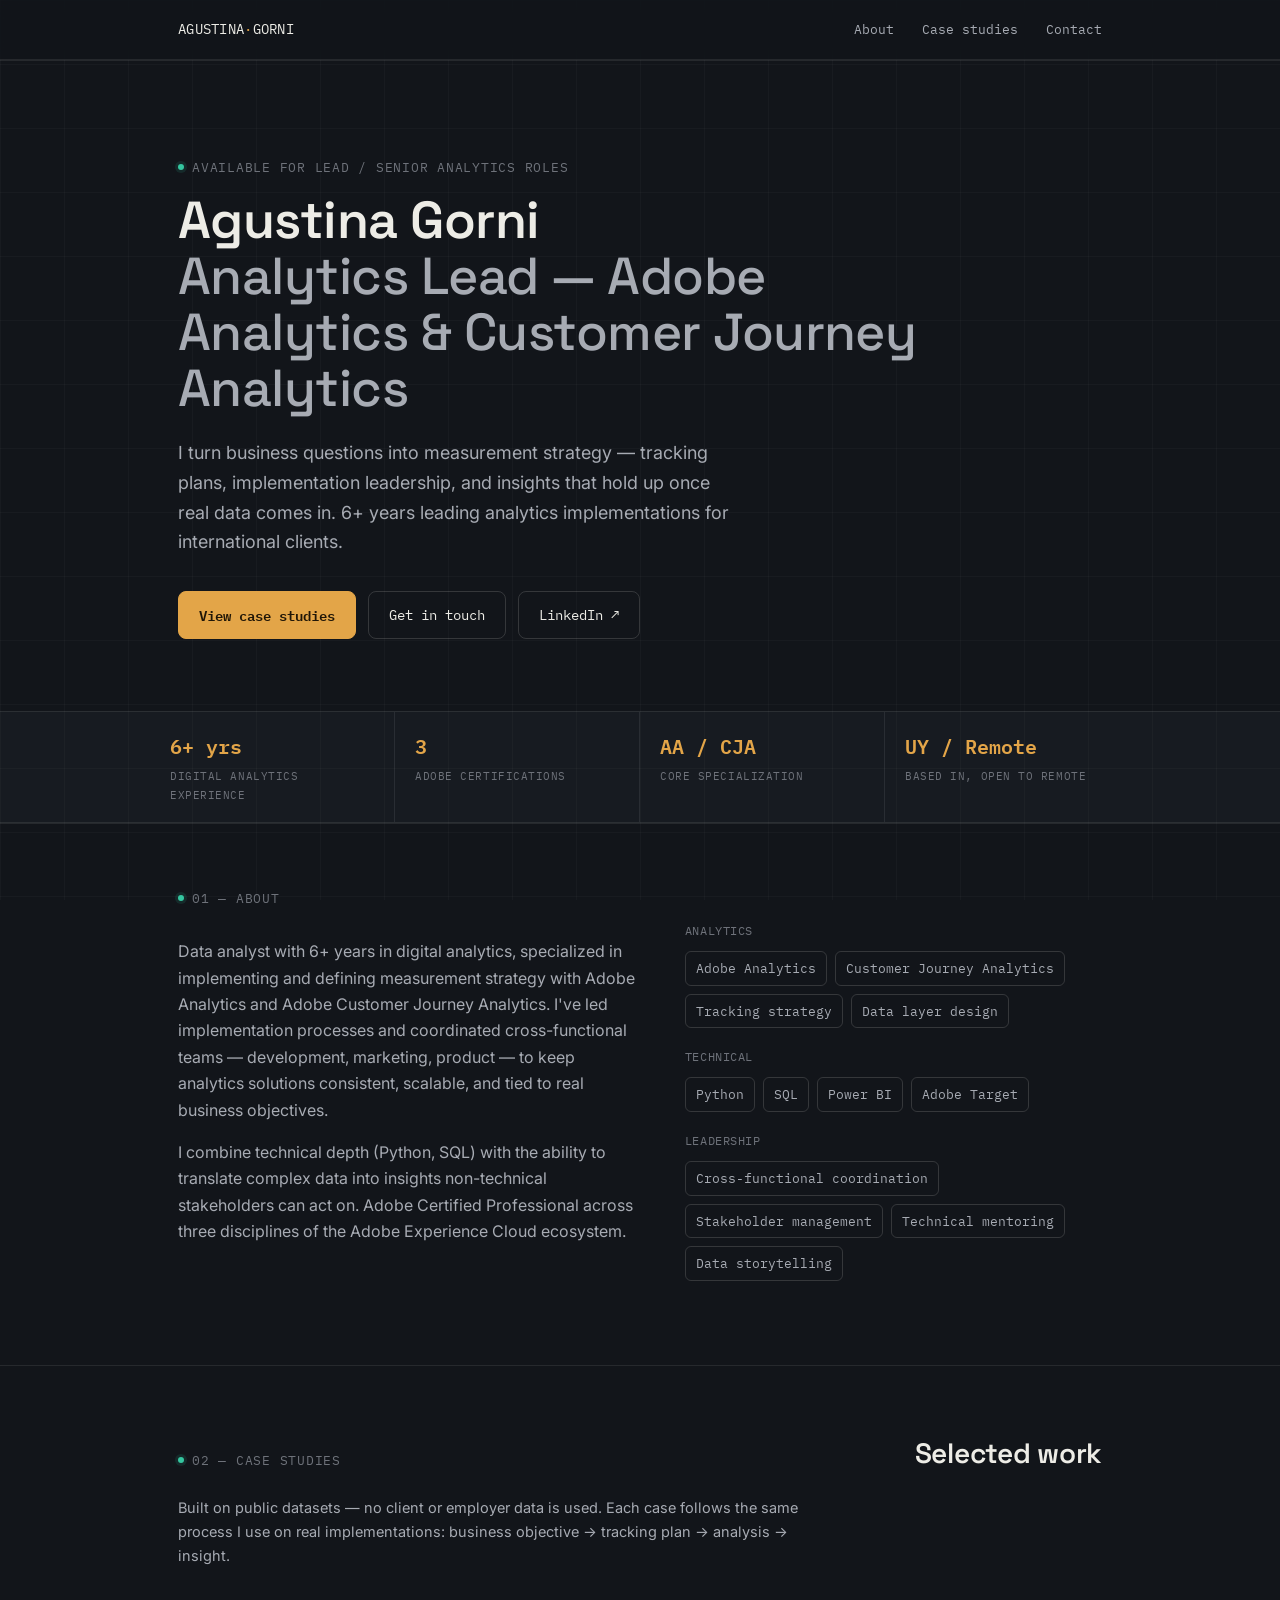
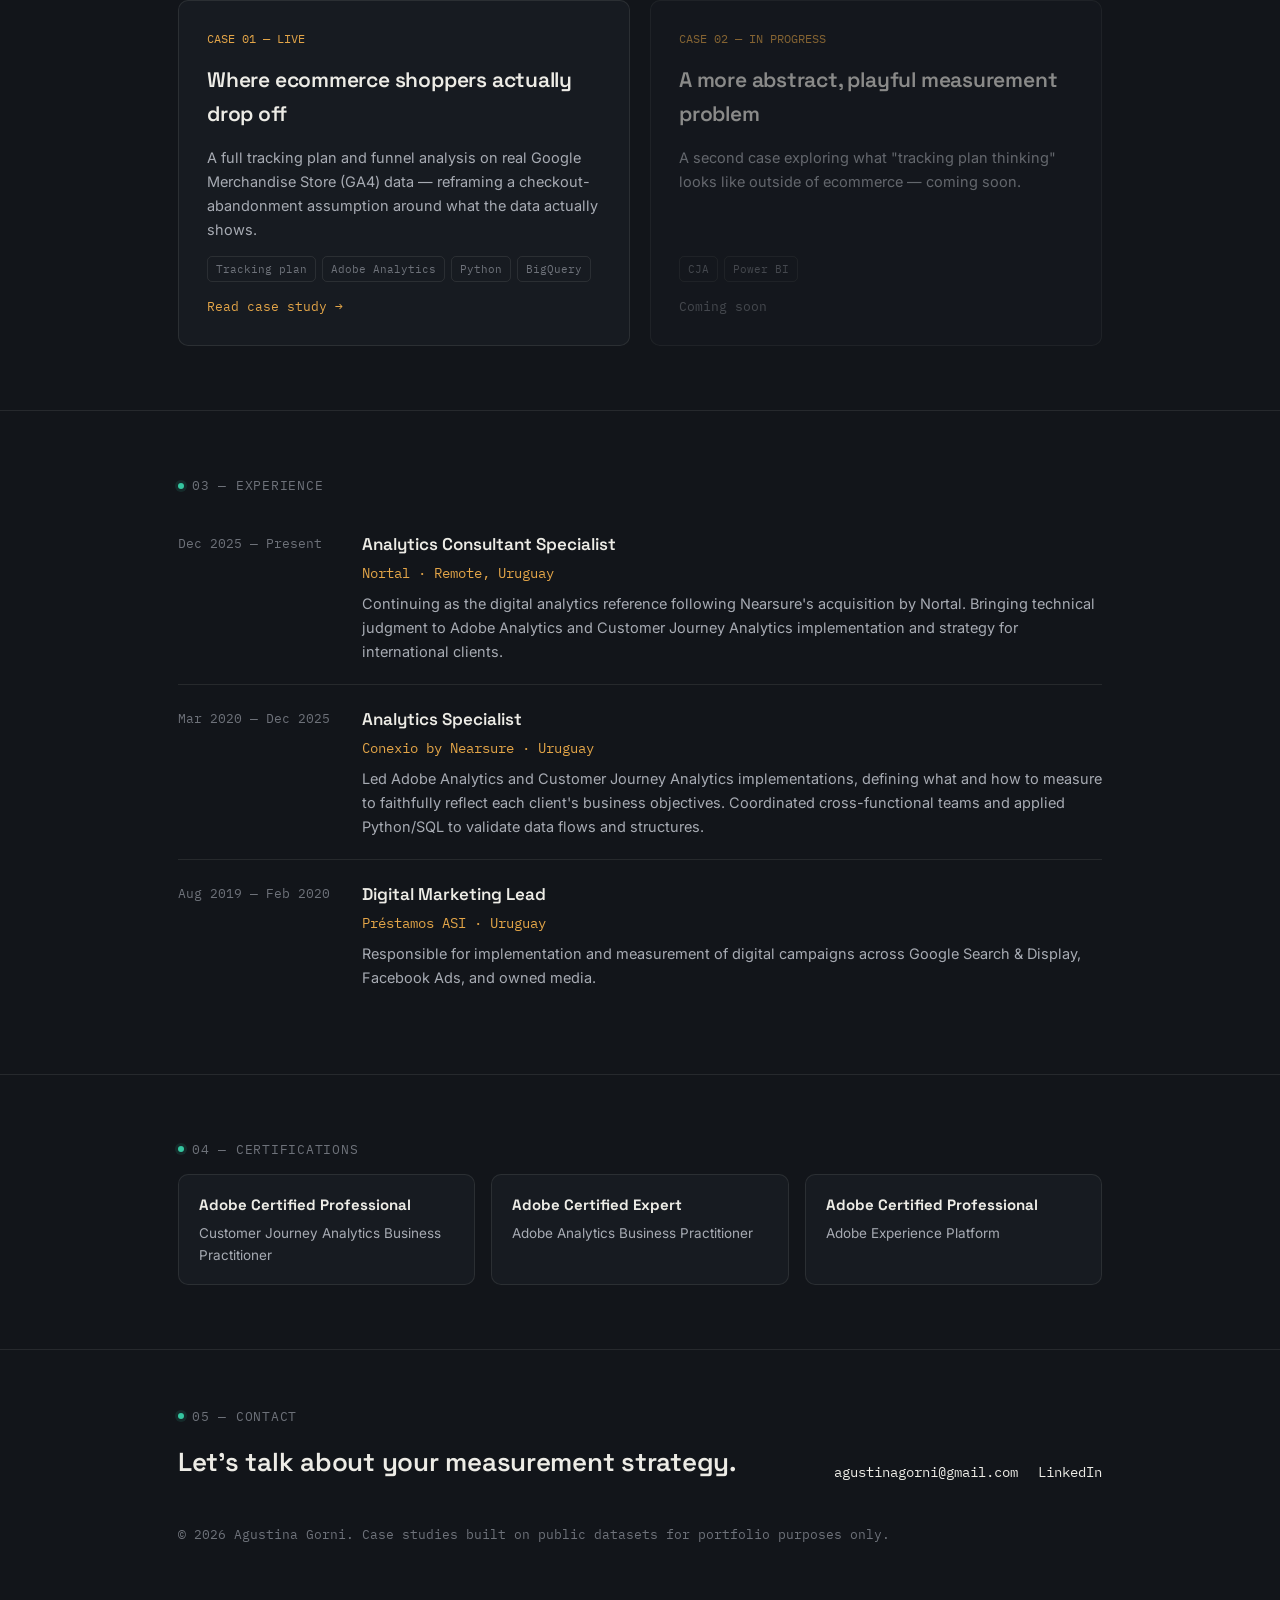
<file: index.html>
<!DOCTYPE html>
<html lang="en">
<head>
<meta charset="UTF-8">
<meta name="viewport" content="width=device-width, initial-scale=1.0">
<title>Agustina Gorni — Analytics Lead</title>
<meta name="description" content="Agustina Gorni — Senior Data Analyst specializing in Adobe Analytics & Customer Journey Analytics. Case studies, tracking plans, and measurement strategy.">
<link rel="stylesheet" href="assets/style.css">
</head>
<body>

<header class="nav">
  <div class="wrap">
    <div class="nav-brand">AGUSTINA<span>·</span>GORNI</div>
    <nav class="nav-links">
      <a href="#about">About</a>
      <a href="#cases">Case studies</a>
      <a href="#contact">Contact</a>
    </nav>
  </div>
</header>

<section class="hero">
  <div class="wrap">
    <p class="eyebrow"><span class="dot"></span>Available for lead / senior analytics roles</p>
    <h1>Agustina Gorni<br><span class="role">Analytics Lead — Adobe Analytics &amp; Customer Journey Analytics</span></h1>
    <p class="lede">I turn business questions into measurement strategy — tracking plans, implementation leadership, and insights that hold up once real data comes in. 6+ years leading analytics implementations for international clients.</p>
    <div class="btn-row">
      <a class="btn primary" href="#cases">View case studies</a>
      <a class="btn" href="mailto:agustinagorni@gmail.com">Get in touch</a>
      <a class="btn" href="https://linkedin.com/in/agusgorni" target="_blank" rel="noopener">LinkedIn ↗</a>
    </div>
  </div>
</section>

<div class="ticker">
  <div class="wrap">
    <div class="ticker-item"><div class="val">6+ yrs</div><div class="lbl">Digital analytics experience</div></div>
    <div class="ticker-item"><div class="val">3</div><div class="lbl">Adobe certifications</div></div>
    <div class="ticker-item"><div class="val">AA / CJA</div><div class="lbl">Core specialization</div></div>
    <div class="ticker-item"><div class="val">UY / Remote</div><div class="lbl">Based in, open to remote</div></div>
  </div>
</div>

<section id="about">
  <div class="wrap">
    <p class="eyebrow"><span class="dot"></span>01 — About</p>
    <div class="about-grid">
      <div>
        <p>Data analyst with 6+ years in digital analytics, specialized in implementing and defining measurement strategy with Adobe Analytics and Adobe Customer Journey Analytics. I've led implementation processes and coordinated cross-functional teams — development, marketing, product — to keep analytics solutions consistent, scalable, and tied to real business objectives.</p>
        <p>I combine technical depth (Python, SQL) with the ability to translate complex data into insights non-technical stakeholders can act on. Adobe Certified Professional across three disciplines of the Adobe Experience Cloud ecosystem.</p>
      </div>
      <div>
        <div class="skill-group">
          <div class="cat">Analytics</div>
          <div class="chip-row">
            <span class="chip">Adobe Analytics</span>
            <span class="chip">Customer Journey Analytics</span>
            <span class="chip">Tracking strategy</span>
            <span class="chip">Data layer design</span>
          </div>
        </div>
        <div class="skill-group">
          <div class="cat">Technical</div>
          <div class="chip-row">
            <span class="chip">Python</span>
            <span class="chip">SQL</span>
            <span class="chip">Power BI</span>
            <span class="chip">Adobe Target</span>
          </div>
        </div>
        <div class="skill-group">
          <div class="cat">Leadership</div>
          <div class="chip-row">
            <span class="chip">Cross-functional coordination</span>
            <span class="chip">Stakeholder management</span>
            <span class="chip">Technical mentoring</span>
            <span class="chip">Data storytelling</span>
          </div>
        </div>
      </div>
    </div>
  </div>
</section>

<section id="cases">
  <div class="wrap">
    <div class="section-head">
      <p class="eyebrow" style="margin:0"><span class="dot"></span>02 — Case studies</p>
      <h2>Selected work</h2>
    </div>
    <p style="color:var(--text-secondary); max-width:620px; margin:-16px 0 32px; font-size:14.5px;">
      Built on public datasets — no client or employer data is used. Each case follows the same process I use on real implementations: business objective → tracking plan → analysis → insight.
    </p>
    <div class="case-grid">
      <a class="case-card live" href="cases/ecommerce-funnel.html">
        <div class="idx">CASE 01 — LIVE</div>
        <h3>Where ecommerce shoppers actually drop off</h3>
        <p>A full tracking plan and funnel analysis on real Google Merchandise Store (GA4) data — reframing a checkout-abandonment assumption around what the data actually shows.</p>
        <div class="tags"><span>Tracking plan</span><span>Adobe Analytics</span><span>Python</span><span>BigQuery</span></div>
        <div class="cta">Read case study →</div>
      </a>
      <div class="case-card upcoming">
        <div class="idx">CASE 02 — IN PROGRESS</div>
        <h3>A more abstract, playful measurement problem</h3>
        <p>A second case exploring what "tracking plan thinking" looks like outside of ecommerce — coming soon.</p>
        <div class="tags"><span>CJA</span><span>Power BI</span></div>
        <div class="cta">Coming soon</div>
      </div>
    </div>
  </div>
</section>

<section id="experience">
  <div class="wrap">
    <p class="eyebrow"><span class="dot"></span>03 — Experience</p>
    <div class="timeline">
      <div class="timeline-item">
        <div class="when">Dec 2025 — Present</div>
        <div>
          <h4>Analytics Consultant Specialist</h4>
          <div class="org">Nortal · Remote, Uruguay</div>
          <p>Continuing as the digital analytics reference following Nearsure's acquisition by Nortal. Bringing technical judgment to Adobe Analytics and Customer Journey Analytics implementation and strategy for international clients.</p>
        </div>
      </div>
      <div class="timeline-item">
        <div class="when">Mar 2020 — Dec 2025</div>
        <div>
          <h4>Analytics Specialist</h4>
          <div class="org">Conexio by Nearsure · Uruguay</div>
          <p>Led Adobe Analytics and Customer Journey Analytics implementations, defining what and how to measure to faithfully reflect each client's business objectives. Coordinated cross-functional teams and applied Python/SQL to validate data flows and structures.</p>
        </div>
      </div>
      <div class="timeline-item">
        <div class="when">Aug 2019 — Feb 2020</div>
        <div>
          <h4>Digital Marketing Lead</h4>
          <div class="org">Préstamos ASI · Uruguay</div>
          <p>Responsible for implementation and measurement of digital campaigns across Google Search &amp; Display, Facebook Ads, and owned media.</p>
        </div>
      </div>
    </div>
  </div>
</section>

<section id="certs">
  <div class="wrap">
    <p class="eyebrow"><span class="dot"></span>04 — Certifications</p>
    <div class="cert-list">
      <div class="cert-item"><strong>Adobe Certified Professional</strong>Customer Journey Analytics Business Practitioner</div>
      <div class="cert-item"><strong>Adobe Certified Expert</strong>Adobe Analytics Business Practitioner</div>
      <div class="cert-item"><strong>Adobe Certified Professional</strong>Adobe Experience Platform</div>
    </div>
  </div>
</section>

<footer id="contact">
  <div class="wrap">
    <p class="eyebrow"><span class="dot"></span>05 — Contact</p>
    <div class="contact-row">
      <div>
        <h2 style="font-size:26px;">Let's talk about your measurement strategy.</h2>
      </div>
      <div class="links">
        <a href="mailto:agustinagorni@gmail.com">agustinagorni@gmail.com</a>
        <a href="https://linkedin.com/in/agusgorni" target="_blank" rel="noopener">LinkedIn</a>
      </div>
    </div>
    <p class="foot-note">© 2026 Agustina Gorni. Case studies built on public datasets for portfolio purposes only.</p>
  </div>
</footer>

</body>
</html>
</file>
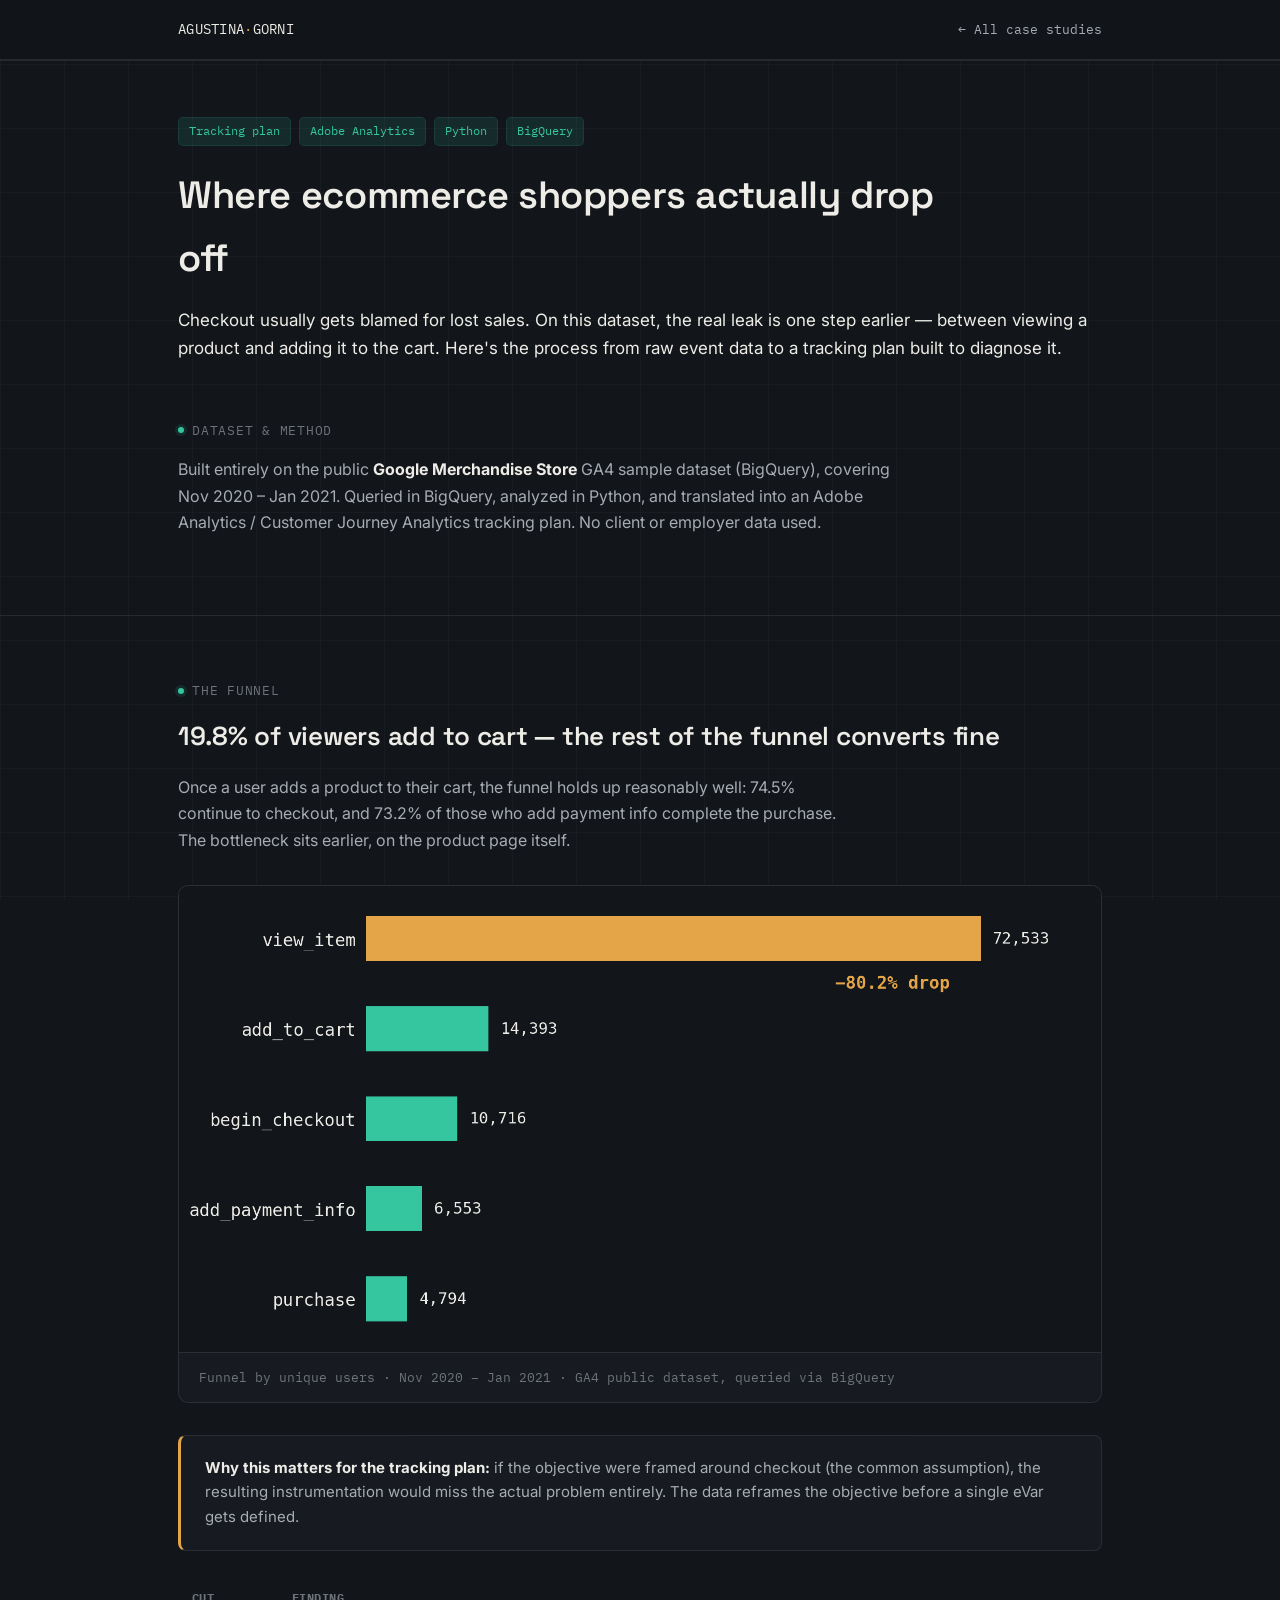
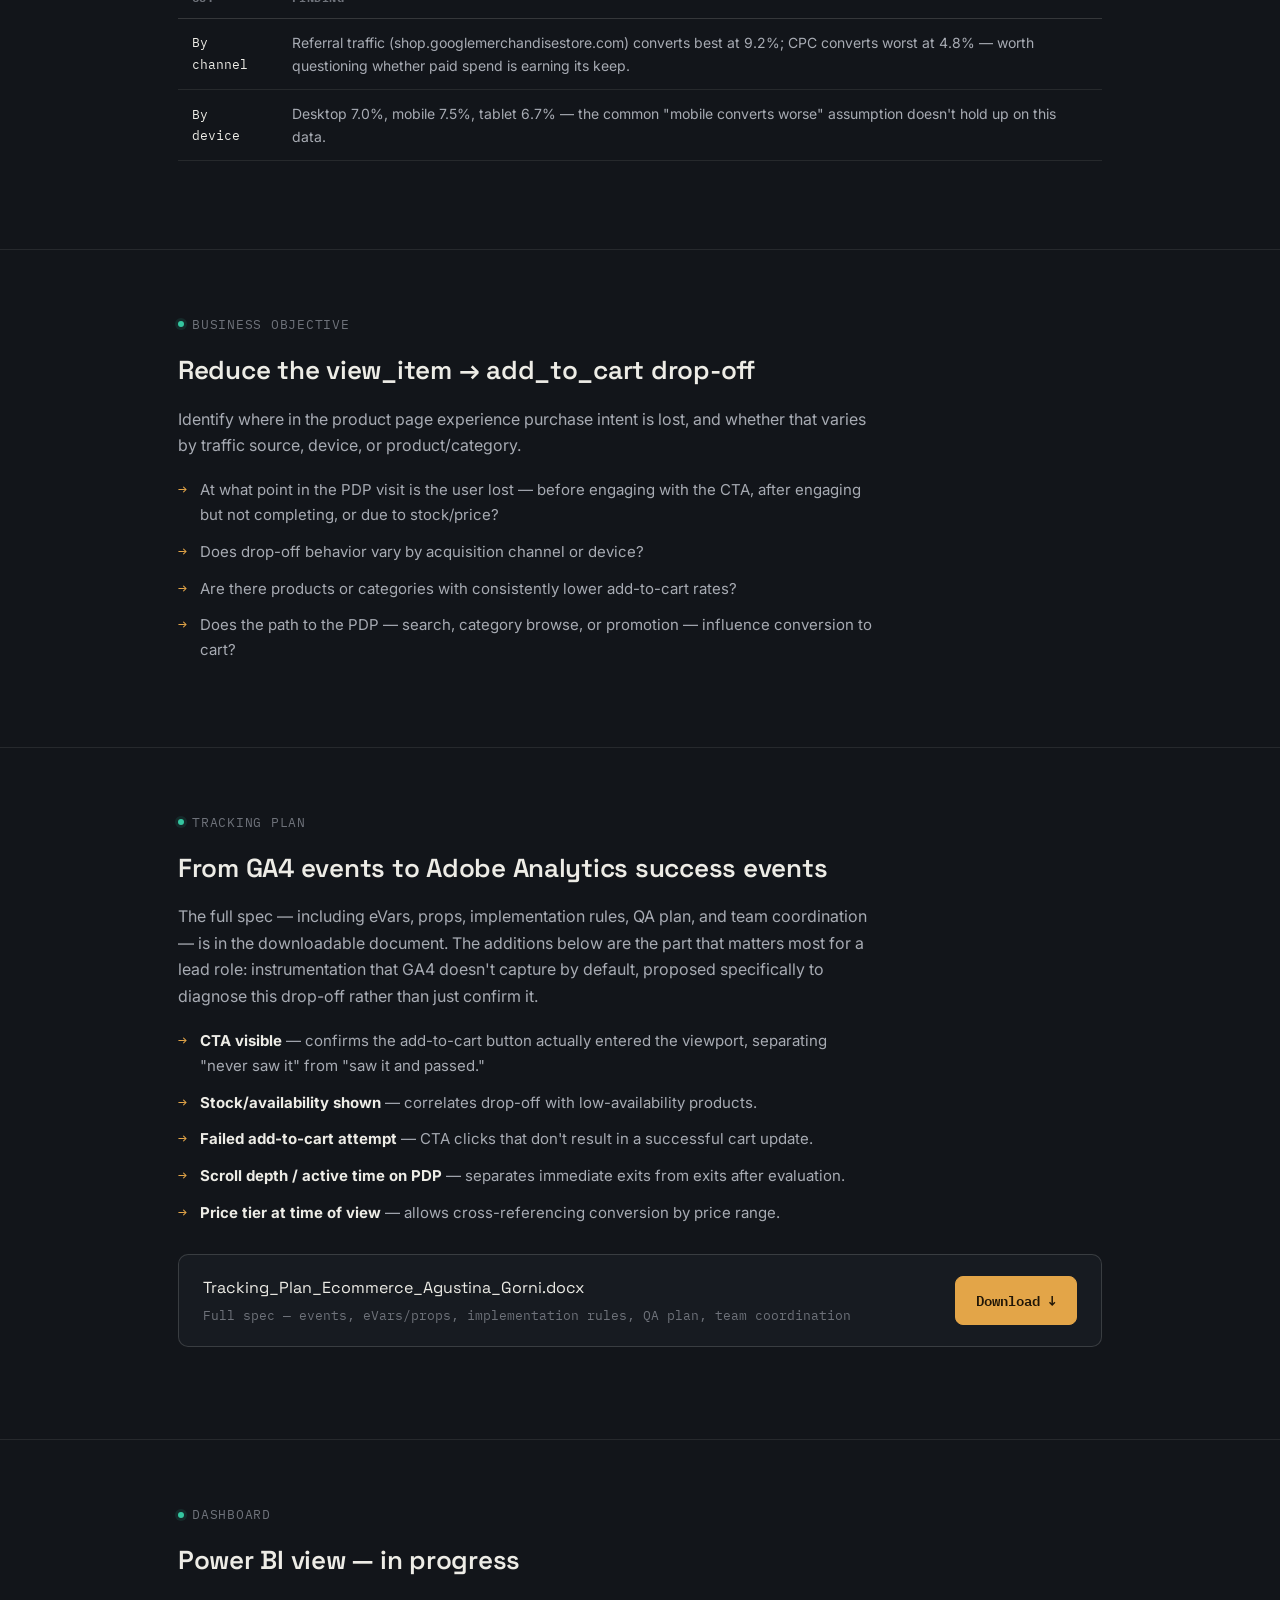
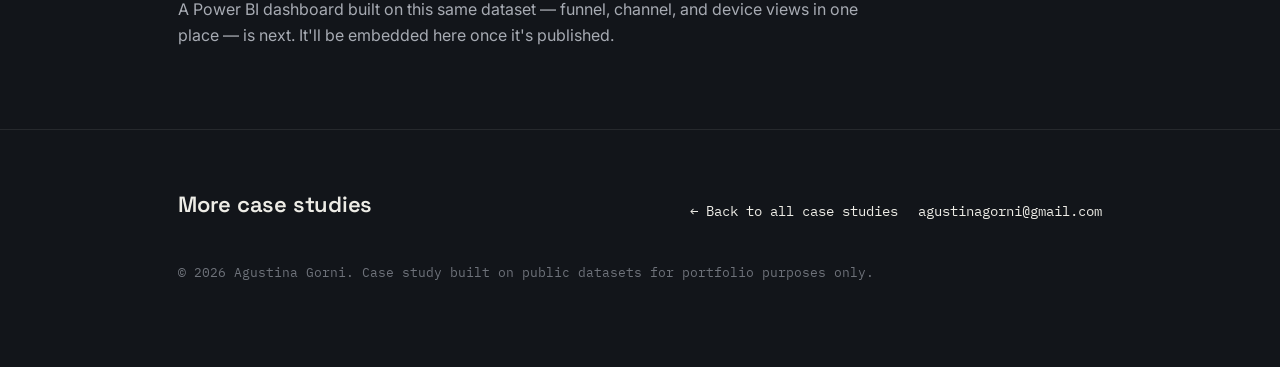
<file: cases/ecommerce-funnel.html>
<!DOCTYPE html>
<html lang="en">
<head>
<meta charset="UTF-8">
<meta name="viewport" content="width=device-width, initial-scale=1.0">
<title>Case study — Ecommerce funnel drop-off | Agustina Gorni</title>
<link rel="stylesheet" href="../assets/style.css">
</head>
<body>

<header class="nav">
  <div class="wrap">
    <div class="nav-brand">AGUSTINA<span>·</span>GORNI</div>
    <nav class="nav-links">
      <a class="back" href="../index.html#cases">← All case studies</a>
    </nav>
  </div>
</header>

<section class="case-hero">
  <div class="wrap">
    <div class="tags"><span>Tracking plan</span><span>Adobe Analytics</span><span>Python</span><span>BigQuery</span></div>
    <h1>Where ecommerce shoppers actually drop off</h1>
    <p class="lede">Checkout usually gets blamed for lost sales. On this dataset, the real leak is one step earlier — between viewing a product and adding it to the cart. Here's the process from raw event data to a tracking plan built to diagnose it.</p>
  </div>
</section>

<section style="padding-top:0;border-top:none;">
  <div class="wrap">
    <p class="eyebrow"><span class="dot"></span>Dataset &amp; method</p>
    <p style="color:var(--text-secondary); max-width:720px;">Built entirely on the public <strong style="color:var(--text-primary)">Google Merchandise Store</strong> GA4 sample dataset (BigQuery), covering Nov 2020 – Jan 2021. Queried in BigQuery, analyzed in Python, and translated into an Adobe Analytics / Customer Journey Analytics tracking plan. No client or employer data used.</p>
  </div>
</section>

<section>
  <div class="wrap">
    <p class="eyebrow"><span class="dot"></span>The funnel</p>
    <h2 style="font-size:26px; margin-bottom:10px;">19.8% of viewers add to cart — the rest of the funnel converts fine</h2>
    <p style="color:var(--text-secondary); max-width:680px;">Once a user adds a product to their cart, the funnel holds up reasonably well: 74.5% continue to checkout, and 73.2% of those who add payment info complete the purchase. The bottleneck sits earlier, on the product page itself.</p>

    <div class="figure">
      <img src="../assets/funnel-chart.png" alt="Horizontal bar chart of the purchase funnel: view_item 72,533 users, add_to_cart 14,393, begin_checkout 10,716, add_payment_info 6,553, purchase 4,794. An 80.2% drop is called out between view_item and add_to_cart.">
      <div class="cap">Funnel by unique users · Nov 2020 – Jan 2021 · GA4 public dataset, queried via BigQuery</div>
    </div>

    <div class="callout">
      <strong>Why this matters for the tracking plan:</strong> if the objective were framed around checkout (the common assumption), the resulting instrumentation would miss the actual problem entirely. The data reframes the objective before a single eVar gets defined.
    </div>

    <table class="dt">
      <tr><th>Cut</th><th>Finding</th></tr>
      <tr><td>By channel</td><td>Referral traffic (shop.googlemerchandisestore.com) converts best at 9.2%; CPC converts worst at 4.8% — worth questioning whether paid spend is earning its keep.</td></tr>
      <tr><td>By device</td><td>Desktop 7.0%, mobile 7.5%, tablet 6.7% — the common "mobile converts worse" assumption doesn't hold up on this data.</td></tr>
    </table>
  </div>
</section>

<section>
  <div class="wrap">
    <p class="eyebrow"><span class="dot"></span>Business objective</p>
    <h2 style="font-size:26px;">Reduce the view_item → add_to_cart drop-off</h2>
    <p style="color:var(--text-secondary); max-width:700px; margin-top:14px;">Identify where in the product page experience purchase intent is lost, and whether that varies by traffic source, device, or product/category.</p>
    <ul class="bullets" style="max-width:700px;">
      <li>At what point in the PDP visit is the user lost — before engaging with the CTA, after engaging but not completing, or due to stock/price?</li>
      <li>Does drop-off behavior vary by acquisition channel or device?</li>
      <li>Are there products or categories with consistently lower add-to-cart rates?</li>
      <li>Does the path to the PDP — search, category browse, or promotion — influence conversion to cart?</li>
    </ul>
  </div>
</section>

<section>
  <div class="wrap">
    <p class="eyebrow"><span class="dot"></span>Tracking plan</p>
    <h2 style="font-size:26px;">From GA4 events to Adobe Analytics success events</h2>
    <p style="color:var(--text-secondary); max-width:700px; margin-top:14px;">The full spec — including eVars, props, implementation rules, QA plan, and team coordination — is in the downloadable document. The additions below are the part that matters most for a lead role: instrumentation that GA4 doesn't capture by default, proposed specifically to diagnose this drop-off rather than just confirm it.</p>
    <ul class="bullets" style="max-width:700px;">
      <li><strong style="color:var(--text-primary)">CTA visible</strong> — confirms the add-to-cart button actually entered the viewport, separating "never saw it" from "saw it and passed."</li>
      <li><strong style="color:var(--text-primary)">Stock/availability shown</strong> — correlates drop-off with low-availability products.</li>
      <li><strong style="color:var(--text-primary)">Failed add-to-cart attempt</strong> — CTA clicks that don't result in a successful cart update.</li>
      <li><strong style="color:var(--text-primary)">Scroll depth / active time on PDP</strong> — separates immediate exits from exits after evaluation.</li>
      <li><strong style="color:var(--text-primary)">Price tier at time of view</strong> — allows cross-referencing conversion by price range.</li>
    </ul>

    <div class="dl-card">
      <div>
        <div class="name">Tracking_Plan_Ecommerce_Agustina_Gorni.docx</div>
        <div class="meta">Full spec — events, eVars/props, implementation rules, QA plan, team coordination</div>
      </div>
      <a class="btn primary" href="../downloads/Tracking_Plan_Ecommerce_Agustina_Gorni_EN.docx" download>Download ↓</a>
    </div>
  </div>
</section>

<section>
  <div class="wrap">
    <p class="eyebrow"><span class="dot"></span>Dashboard</p>
    <h2 style="font-size:26px;">Power BI view — in progress</h2>
    <p style="color:var(--text-secondary); max-width:700px; margin-top:14px;">A Power BI dashboard built on this same dataset — funnel, channel, and device views in one place — is next. It'll be embedded here once it's published.</p>
  </div>
</section>

<footer>
  <div class="wrap">
    <div class="contact-row">
      <div><h2 style="font-size:22px;">More case studies</h2></div>
      <div class="links">
        <a href="../index.html#cases">← Back to all case studies</a>
        <a href="mailto:agustinagorni@gmail.com">agustinagorni@gmail.com</a>
      </div>
    </div>
    <p class="foot-note">© 2026 Agustina Gorni. Case study built on public datasets for portfolio purposes only.</p>
  </div>
</footer>

</body>
</html>
</file>
<file: assets/style.css>
@import url('https://fonts.googleapis.com/css2?family=Space+Grotesk:wght@400;500;600;700&family=Inter:wght@400;500;600&family=IBM+Plex+Mono:wght@400;500;600&display=swap');

:root{
  --bg: #12151A;
  --surface: #171B21;
  --surface-2: #1D222A;
  --border: rgba(237,236,230,0.09);
  --border-strong: rgba(237,236,230,0.16);
  --text-primary: #EDECE6;
  --text-secondary: #A7ABB3;
  --text-muted: #6E727A;
  --amber: #E3A548;
  --amber-dim: rgba(227,165,72,0.12);
  --teal: #35C6A0;
  --teal-dim: rgba(53,198,160,0.12);
  --font-display: 'Space Grotesk', sans-serif;
  --font-body: 'Inter', sans-serif;
  --font-mono: 'IBM Plex Mono', monospace;
  --radius: 10px;
  --maxw: 980px;
}

*{ box-sizing: border-box; }
html{ scroll-behavior: smooth; }

body{
  margin: 0;
  background: var(--bg);
  color: var(--text-primary);
  font-family: var(--font-body);
  font-size: 16px;
  line-height: 1.65;
  -webkit-font-smoothing: antialiased;
}

body::before{
  content: "";
  position: fixed;
  inset: 0;
  background-image:
    linear-gradient(var(--border) 1px, transparent 1px),
    linear-gradient(90deg, var(--border) 1px, transparent 1px);
  background-size: 64px 64px;
  opacity: 0.35;
  pointer-events: none;
  z-index: 0;
}

.wrap{
  max-width: var(--maxw);
  margin: 0 auto;
  padding: 0 28px;
  position: relative;
  z-index: 1;
}

a{ color: inherit; text-decoration: none; }

/* Eyebrow / mono labels */
.eyebrow{
  font-family: var(--font-mono);
  font-size: 12.5px;
  letter-spacing: 0.06em;
  color: var(--text-muted);
  text-transform: uppercase;
  display: flex;
  align-items: center;
  gap: 8px;
  margin: 0 0 14px;
}
.eyebrow .dot{
  width: 6px; height: 6px; border-radius: 50%;
  background: var(--teal);
  box-shadow: 0 0 0 3px var(--teal-dim);
  flex: none;
}

h1,h2,h3{ font-family: var(--font-display); font-weight: 600; margin: 0; letter-spacing: -0.01em; }

/* Nav */
header.nav{
  position: sticky; top: 0; z-index: 10;
  background: rgba(18,21,26,0.82);
  backdrop-filter: blur(10px);
  border-bottom: 1px solid var(--border);
}
header.nav .wrap{
  display: flex; align-items: center; justify-content: space-between;
  padding-top: 18px; padding-bottom: 18px;
}
.nav-brand{ font-family: var(--font-mono); font-size: 14px; color: var(--text-primary); letter-spacing: 0.02em; }
.nav-brand span{ color: var(--amber); }
.nav-links{ display: flex; gap: 28px; font-family: var(--font-mono); font-size: 13px; color: var(--text-secondary); }
.nav-links a:hover{ color: var(--text-primary); }
.nav-links a.back:hover{ color: var(--amber); }

/* KPI ticker */
.ticker{
  border-top: 1px solid var(--border);
  border-bottom: 1px solid var(--border);
  background: var(--surface);
  overflow: hidden;
}
.ticker .wrap{
  display: grid;
  grid-template-columns: repeat(4, 1fr);
  padding: 0;
}
.ticker-item{
  padding: 18px 20px;
  border-right: 1px solid var(--border);
  font-family: var(--font-mono);
}
.ticker-item:last-child{ border-right: none; }
.ticker-item .val{ font-size: 20px; color: var(--amber); font-weight: 600; }
.ticker-item .lbl{ font-size: 11px; color: var(--text-muted); text-transform: uppercase; letter-spacing: 0.05em; margin-top: 4px; }

/* Hero */
.hero{ padding: 96px 0 72px; }
.hero h1{ font-size: 52px; line-height: 1.08; max-width: 760px; }
.hero h1 .role{ color: var(--text-secondary); font-weight: 500; }
.hero p.lede{
  font-size: 18px; color: var(--text-secondary); max-width: 560px; margin: 22px 0 34px;
}
.btn-row{ display: flex; gap: 12px; flex-wrap: wrap; }
.btn{
  font-family: var(--font-mono); font-size: 13.5px;
  padding: 12px 20px; border-radius: 8px; border: 1px solid var(--border-strong);
  display: inline-flex; align-items: center; gap: 8px;
  transition: border-color .15s ease, background .15s ease;
}
.btn:hover{ border-color: var(--amber); }
.btn.primary{ background: var(--amber); color: #201607; border-color: var(--amber); font-weight: 600; }
.btn.primary:hover{ background: #EEB868; }

/* Sections */
section{ padding: 64px 0; border-top: 1px solid var(--border); }
.section-head{ display: flex; justify-content: space-between; align-items: baseline; margin-bottom: 36px; flex-wrap: wrap; gap: 12px; }
.section-head h2{ font-size: 28px; }

/* About */
.about-grid{ display: grid; grid-template-columns: 1.1fr 1fr; gap: 48px; }
.about-grid p{ color: var(--text-secondary); font-size: 16px; }
.skill-group{ margin-bottom: 20px; }
.skill-group .cat{ font-family: var(--font-mono); font-size: 11.5px; color: var(--text-muted); text-transform: uppercase; letter-spacing: 0.05em; margin-bottom: 10px; }
.chip-row{ display: flex; flex-wrap: wrap; gap: 8px; }
.chip{
  font-family: var(--font-mono); font-size: 12.5px; color: var(--text-secondary);
  border: 1px solid var(--border-strong); border-radius: 6px; padding: 6px 10px;
}

/* Case study cards */
.case-grid{ display: grid; grid-template-columns: 1fr 1fr; gap: 20px; }
.case-card{
  background: var(--surface); border: 1px solid var(--border); border-radius: var(--radius);
  padding: 28px; display: flex; flex-direction: column; gap: 14px; min-height: 240px;
  transition: border-color .15s ease, transform .15s ease;
}
.case-card.live:hover{ border-color: var(--border-strong); transform: translateY(-2px); }
.case-card .idx{ font-family: var(--font-mono); font-size: 12px; color: var(--amber); }
.case-card h3{ font-size: 21px; }
.case-card p{ color: var(--text-secondary); font-size: 14.5px; margin: 0; flex: 1; }
.case-card .tags{ display: flex; gap: 6px; flex-wrap: wrap; }
.case-card .tags span{ font-family: var(--font-mono); font-size: 11px; color: var(--text-muted); border: 1px solid var(--border); border-radius: 5px; padding: 3px 8px; }
.case-card .cta{ font-family: var(--font-mono); font-size: 13px; color: var(--amber); display: flex; align-items: center; gap: 6px; }
.case-card.upcoming{ opacity: 0.55; }
.case-card.upcoming .cta{ color: var(--text-muted); }

/* Timeline */
.timeline-item{ display: grid; grid-template-columns: 160px 1fr; gap: 24px; padding: 20px 0; border-bottom: 1px solid var(--border); }
.timeline-item:last-child{ border-bottom: none; }
.timeline-item .when{ font-family: var(--font-mono); font-size: 12.5px; color: var(--text-muted); padding-top: 3px; }
.timeline-item h4{ font-family: var(--font-display); font-size: 17px; font-weight: 600; margin: 0 0 4px; }
.timeline-item .org{ color: var(--amber); font-size: 13.5px; font-family: var(--font-mono); margin-bottom: 8px; }
.timeline-item p{ color: var(--text-secondary); font-size: 14.5px; margin: 0; }

/* Certifications */
.cert-list{ display: grid; grid-template-columns: repeat(3,1fr); gap: 16px; }
.cert-item{ border: 1px solid var(--border); border-radius: var(--radius); padding: 18px 20px; background: var(--surface); font-size: 13.5px; color: var(--text-secondary); }
.cert-item strong{ display: block; color: var(--text-primary); font-family: var(--font-display); font-size: 15px; margin-bottom: 4px; }

/* Footer / contact */
footer{ padding: 56px 0 72px; border-top: 1px solid var(--border); }
.contact-row{ display: flex; justify-content: space-between; align-items: flex-end; flex-wrap: wrap; gap: 24px; }
.contact-row .links{ display: flex; gap: 20px; font-family: var(--font-mono); font-size: 13.5px; }
.contact-row .links a:hover{ color: var(--amber); }
.foot-note{ color: var(--text-muted); font-size: 12.5px; font-family: var(--font-mono); margin-top: 40px; }

/* Case study detail page */
.case-hero{ padding: 56px 0 40px; }
.case-hero .tags{ display: flex; gap: 8px; margin-bottom: 18px; }
.case-hero .tags span{ font-family: var(--font-mono); font-size: 11.5px; color: var(--teal); border: 1px solid var(--teal-dim); background: var(--teal-dim); border-radius: 5px; padding: 4px 10px; }
.case-hero h1{ font-size: 38px; max-width: 760px; }
.case-hero p.lede{ font-size: 17px; }
.callout{
  background: var(--surface); border: 1px solid var(--border); border-left: 3px solid var(--amber);
  border-radius: 8px; padding: 20px 24px; margin: 28px 0; color: var(--text-secondary); font-size: 15px;
}
.callout strong{ color: var(--text-primary); }
.figure{ margin: 32px 0; border: 1px solid var(--border); border-radius: var(--radius); overflow: hidden; background: var(--surface); }
.figure img{ width: 100%; display: block; }
.figure .cap{ padding: 14px 20px; font-family: var(--font-mono); font-size: 12.5px; color: var(--text-muted); border-top: 1px solid var(--border); }

table.dt{ width: 100%; border-collapse: collapse; font-size: 14px; margin: 24px 0; }
table.dt th{ text-align: left; font-family: var(--font-mono); font-size: 11.5px; text-transform: uppercase; letter-spacing: 0.04em; color: var(--text-muted); padding: 10px 14px; border-bottom: 1px solid var(--border-strong); }
table.dt td{ padding: 12px 14px; border-bottom: 1px solid var(--border); color: var(--text-secondary); }
table.dt td:first-child{ color: var(--text-primary); font-family: var(--font-mono); font-size: 13px; }

.bullets{ margin: 20px 0; padding: 0; list-style: none; }
.bullets li{ position: relative; padding-left: 22px; margin-bottom: 12px; color: var(--text-secondary); font-size: 15px; }
.bullets li::before{ content: "→"; position: absolute; left: 0; color: var(--amber); font-family: var(--font-mono); }

.dl-card{
  display: flex; align-items: center; justify-content: space-between; gap: 16px;
  background: var(--surface); border: 1px solid var(--border-strong); border-radius: var(--radius);
  padding: 20px 24px; margin: 28px 0;
}
.dl-card .meta{ font-family: var(--font-mono); font-size: 13px; color: var(--text-muted); }
.dl-card .name{ font-family: var(--font-display); font-size: 16px; color: var(--text-primary); margin-bottom: 4px; }

@media (max-width: 760px){
  .hero h1{ font-size: 36px; }
  .ticker .wrap{ grid-template-columns: repeat(2,1fr); }
  .ticker-item:nth-child(2){ border-right: none; }
  .about-grid{ grid-template-columns: 1fr; }
  .case-grid{ grid-template-columns: 1fr; }
  .cert-list{ grid-template-columns: 1fr; }
  .timeline-item{ grid-template-columns: 1fr; gap: 6px; }
  .contact-row{ flex-direction: column; align-items: flex-start; }
}

@media (prefers-reduced-motion: reduce){
  html{ scroll-behavior: auto; }
  *{ transition: none !important; }
}
</file>
